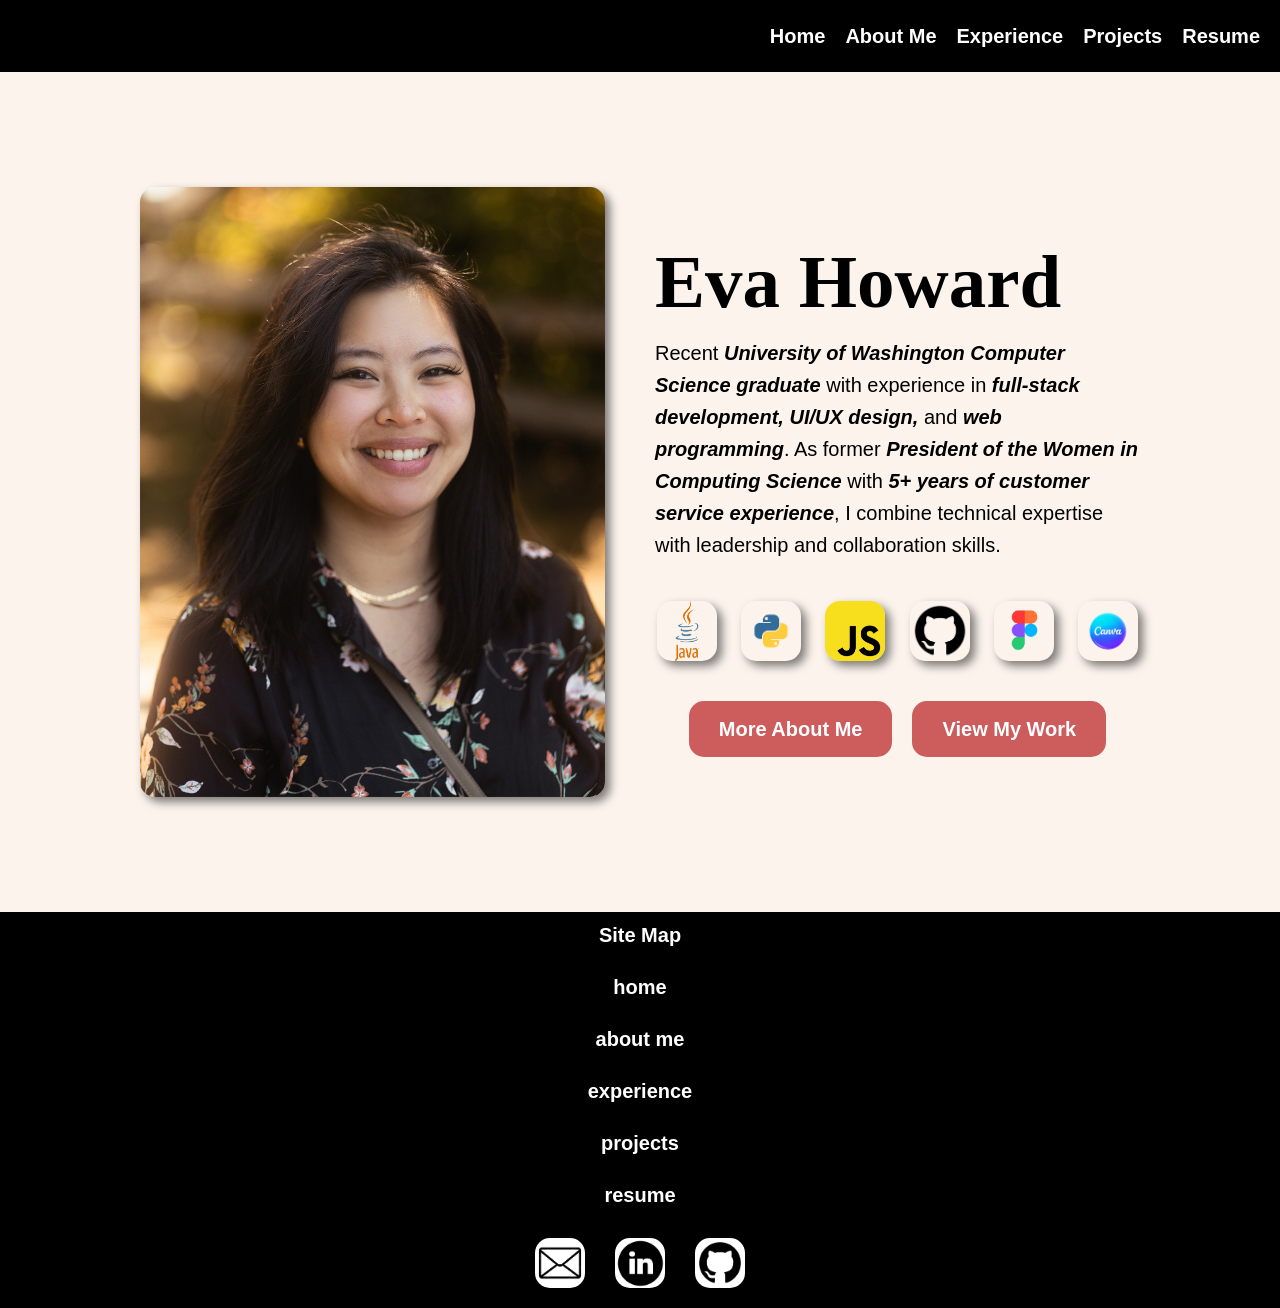
<file: index.html>
<!DOCTYPE html>
<html lang="en">
<head>
    <meta charset="UTF-8">
    <meta name="viewport" content="width=device-width, initial-scale=1.0">
    <title>Eva Howard Portfolio</title>
    <meta name="description" content="Portfolio of Eva Howard, a UW Computer Science student, showcasing software projects,
    programming skills, and experience in web development, algorithms, and technology.">
    <meta name="author" content="Eva Howard">
    <meta name="keywords" content="Eva Howard, Eva, Howard, portfolio, CS, Computer Science, student, UWT, University of
    Washington, HTML, CSS, JavaScript, Python, Java, projects, leadership, WiCS, UHackathon, Game Jam, Figma">
    <link rel="stylesheet" href="styles.css">
</head>
<body>
<nav class="navbar">
    <a href="index.html">Home</a>
    <a href="about.html">About Me</a>
    <a href="experience.html">Experience</a>
    <a href="projects.html">Projects</a>
    <a href="resume.html">Resume</a>
</nav>
<div class="homeContainer">
    <div class="grid twoColGrid home">
        <img src="img/face1.png" alt="A professional photo of Eva Howard with a big smile looking at the camera." width="465" height="610">
        <div>
            <h1>Eva Howard</h1>
            <p>
                Recent <strong><em>University of Washington Computer Science graduate</em></strong> with experience
                in <strong><em>full-stack development, UI/UX design,</em></strong> and <strong><em>web programming</em></strong>.
                As former <strong><em>President of the Women in Computing Science</em></strong> with <strong><em>5+ years of customer
                service experience</em></strong>, I combine technical expertise with leadership and collaboration skills.
            </p>
            <div class="iconGrid skills">
                <img src="img/java.png" alt="Java programming language logo">
                <img src="img/python.png" alt="Python programming language logo">
                <img src="img/js.png" alt="JavaScript programming language logo">
                <img src="img/github.png" alt="GitHub logo">
                <img src="img/figma.png" alt="Figma logo">
                <img src="img/canva.png" alt="Canva logo">
            </div>
            <div class="buttons">
                <a href="about.html">More About Me</a>
                <a href="projects.html">View My Work</a>
            </div>
        </div>
    </div>
</div>
<footer class="footer">
    <u><a href="sitemap.html">Site Map</a></u> <br>
    <a href="index.html">home</a> <br>
    <a href="about.html">about me</a> <br>
    <a href="experience.html">experience</a> <br>
    <a href="projects.html">projects</a> <br>
    <a href="resume.html">resume</a>
    <div class="iconGrid socials">
        <a href="mailto:ehoward7960@gmail.com">
            <img src="img/email%20(2).png" alt="Email Icon" width="50" height="50">
        </a>
        <a href="https://www.linkedin.com/in/evahoward7960/">
            <img src="img/linkedin.png" alt="LinkedIn Icon" width="50" height="50">
        </a>
        <a href="https://github.com/eva7960">
            <img src="img/github.png" alt="Github Icon" width="50" height="50">
        </a>
    </div>
</footer>
</body>
</html>
</file>
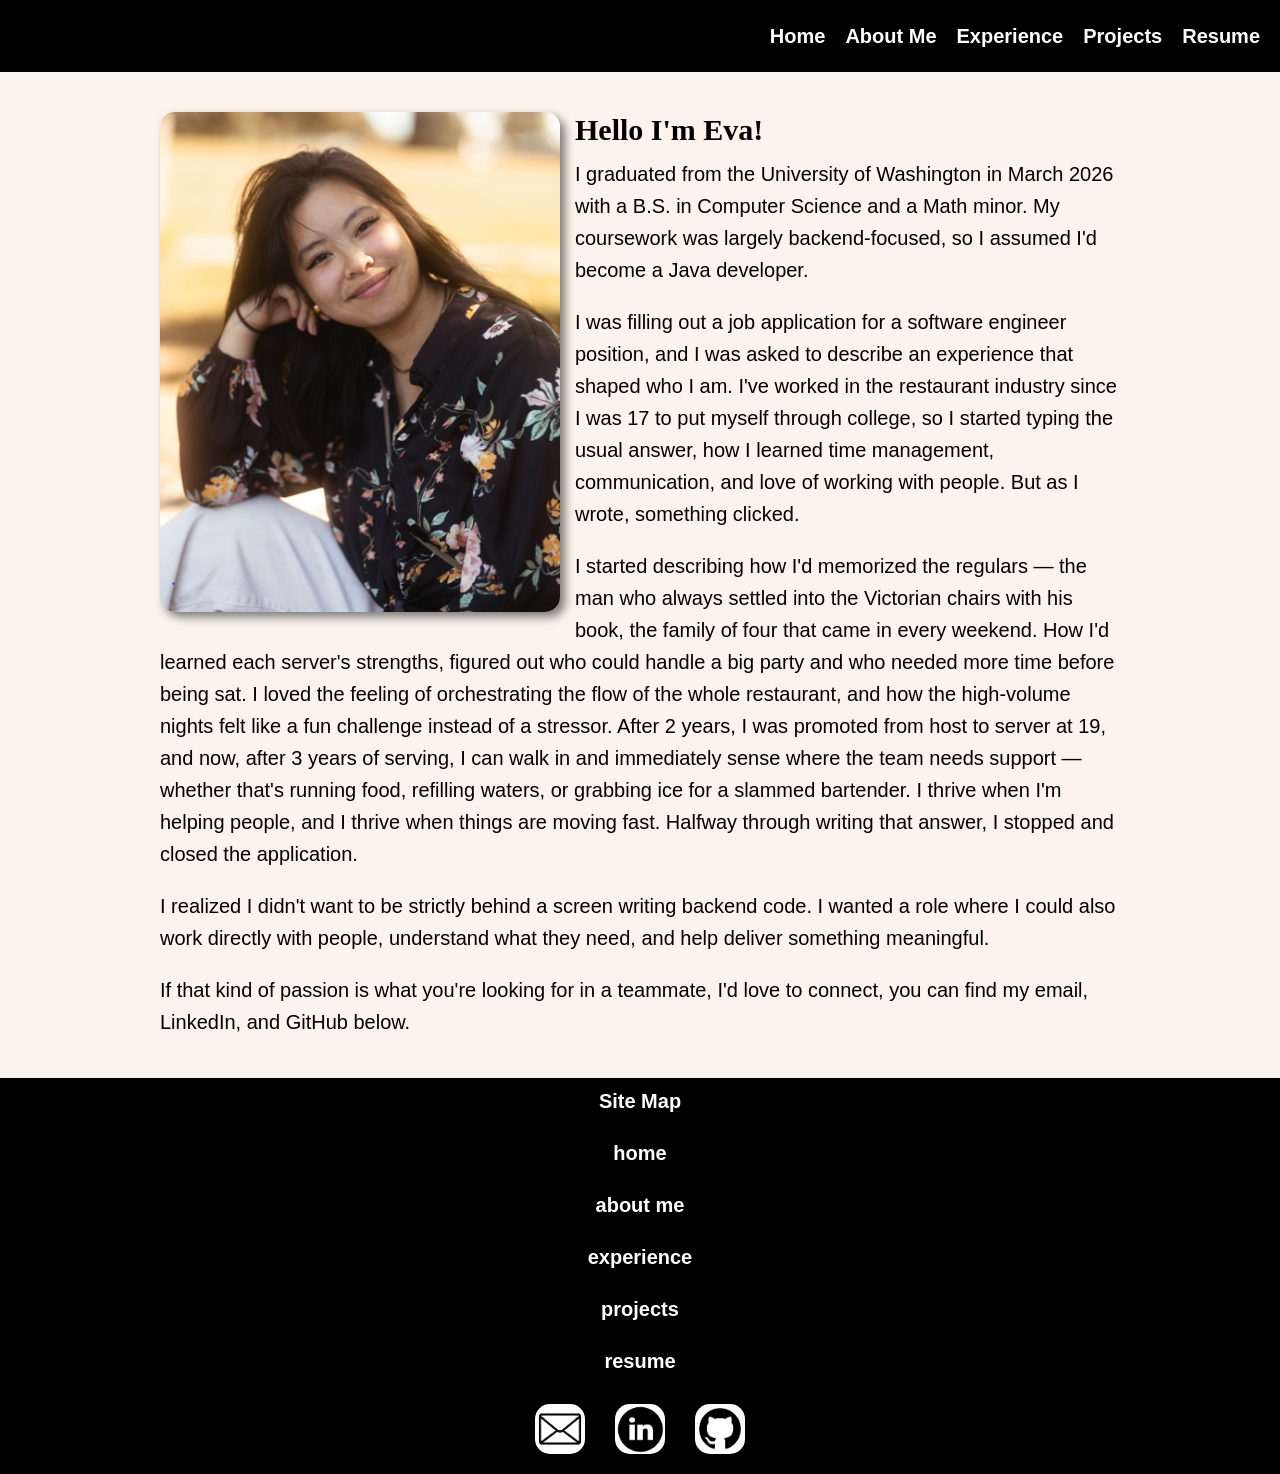
<file: about.html>
<!DOCTYPE html>
<html lang="en">
<head>
    <meta charset="UTF-8">
    <meta name="viewport" content="width=device-width, initial-scale=1.0">
    <title>About Eva Howard</title>
    <meta name="description" content="Page describing Eva Howard's academic and leadership experience.">
    <meta name="author" content="Eva Howard">
    <meta name="keywords" content="Eva Howard, Eva, Howard, portfolio, CS, Computer Science, student, UWT, University of
    Washington, HTML, CSS, JavaScript, Python, Java, projects, leadership, WiCS, UHackathon, Game Jam, Figma">
    <link rel="stylesheet" href="styles.css">
</head>
<body>
<nav class="navbar">
    <a href="index.html">Home</a>
    <a href="about.html">About Me</a>
    <a href="experience.html">Experience</a>
    <a href="projects.html">Projects</a>
    <a href="resume.html">Resume</a>
</nav>
<div class="wrapText">
    <img src="img/face2.jpeg" alt="Photo of Eva Howard resting her elbow on her knee smiling gently at the camera.">
    <h2>Hello I'm Eva!</h2>
    <p>
        I graduated from the University of Washington in March 2026 with a B.S. in Computer Science and a Math minor.
        My coursework was largely backend-focused, so I assumed I'd become a Java developer.
    </p>
    <p>
        I was filling out a job application for a software engineer position, and I was asked to describe an experience
        that shaped who I am. I've worked in the restaurant industry since I was 17 to put myself through college, so I
        started typing the usual answer, how I learned time management, communication, and love of working with people.
        But as I wrote, something clicked.
    </p>
    <p>
        I started describing how I'd memorized the regulars — the man who always settled into the Victorian chairs with
        his book, the family of four that came in every weekend. How I'd learned each server's strengths, figured out who
        could handle a big party and who needed more time before being sat. I loved the feeling of orchestrating the flow
        of the whole restaurant, and how the high-volume nights felt like a fun challenge instead of a stressor.
        After 2 years, I was promoted from host to server at 19, and now, after 3 years of serving, I can walk in and
        immediately sense where the team needs support — whether that's running food, refilling waters, or grabbing ice
        for a slammed bartender. I thrive when I'm helping people, and I thrive when things are moving fast.
        Halfway through writing that answer, I stopped and closed the application.
    </p>
    <p>
        I realized I didn't want to be strictly behind a screen writing backend code. I wanted a role where I could also work directly
        with people, understand what they need, and help deliver something meaningful.
    </p>
    <p>
        If that kind of passion is what you're looking for in a teammate, I'd love to connect, you can find my email, LinkedIn, and GitHub below.
    </p>
</div>
<footer class="footer">
    <u><a href="sitemap.html">Site Map</a></u> <br>
    <a href="index.html">home</a> <br>
    <a href="about.html">about me</a> <br>
    <a href="experience.html">experience</a> <br>
    <a href="projects.html">projects</a> <br>
    <a href="resume.html">resume</a>
    <div class="iconGrid socials">
        <a href="mailto:ehoward7960@gmail.com">
            <img src="img/email%20(2).png" alt="Email Icon" width="50" height="50">
        </a>
        <a href="https://www.linkedin.com/in/evahoward7960/">
            <img src="img/linkedin.png" alt="LinkedIn Icon" width="50" height="50">
        </a>
        <a href="https://github.com/eva7960">
            <img src="img/github.png" alt="Github Icon" width="50" height="50">
        </a>
    </div>
</footer>
</body>
</html>
</file>
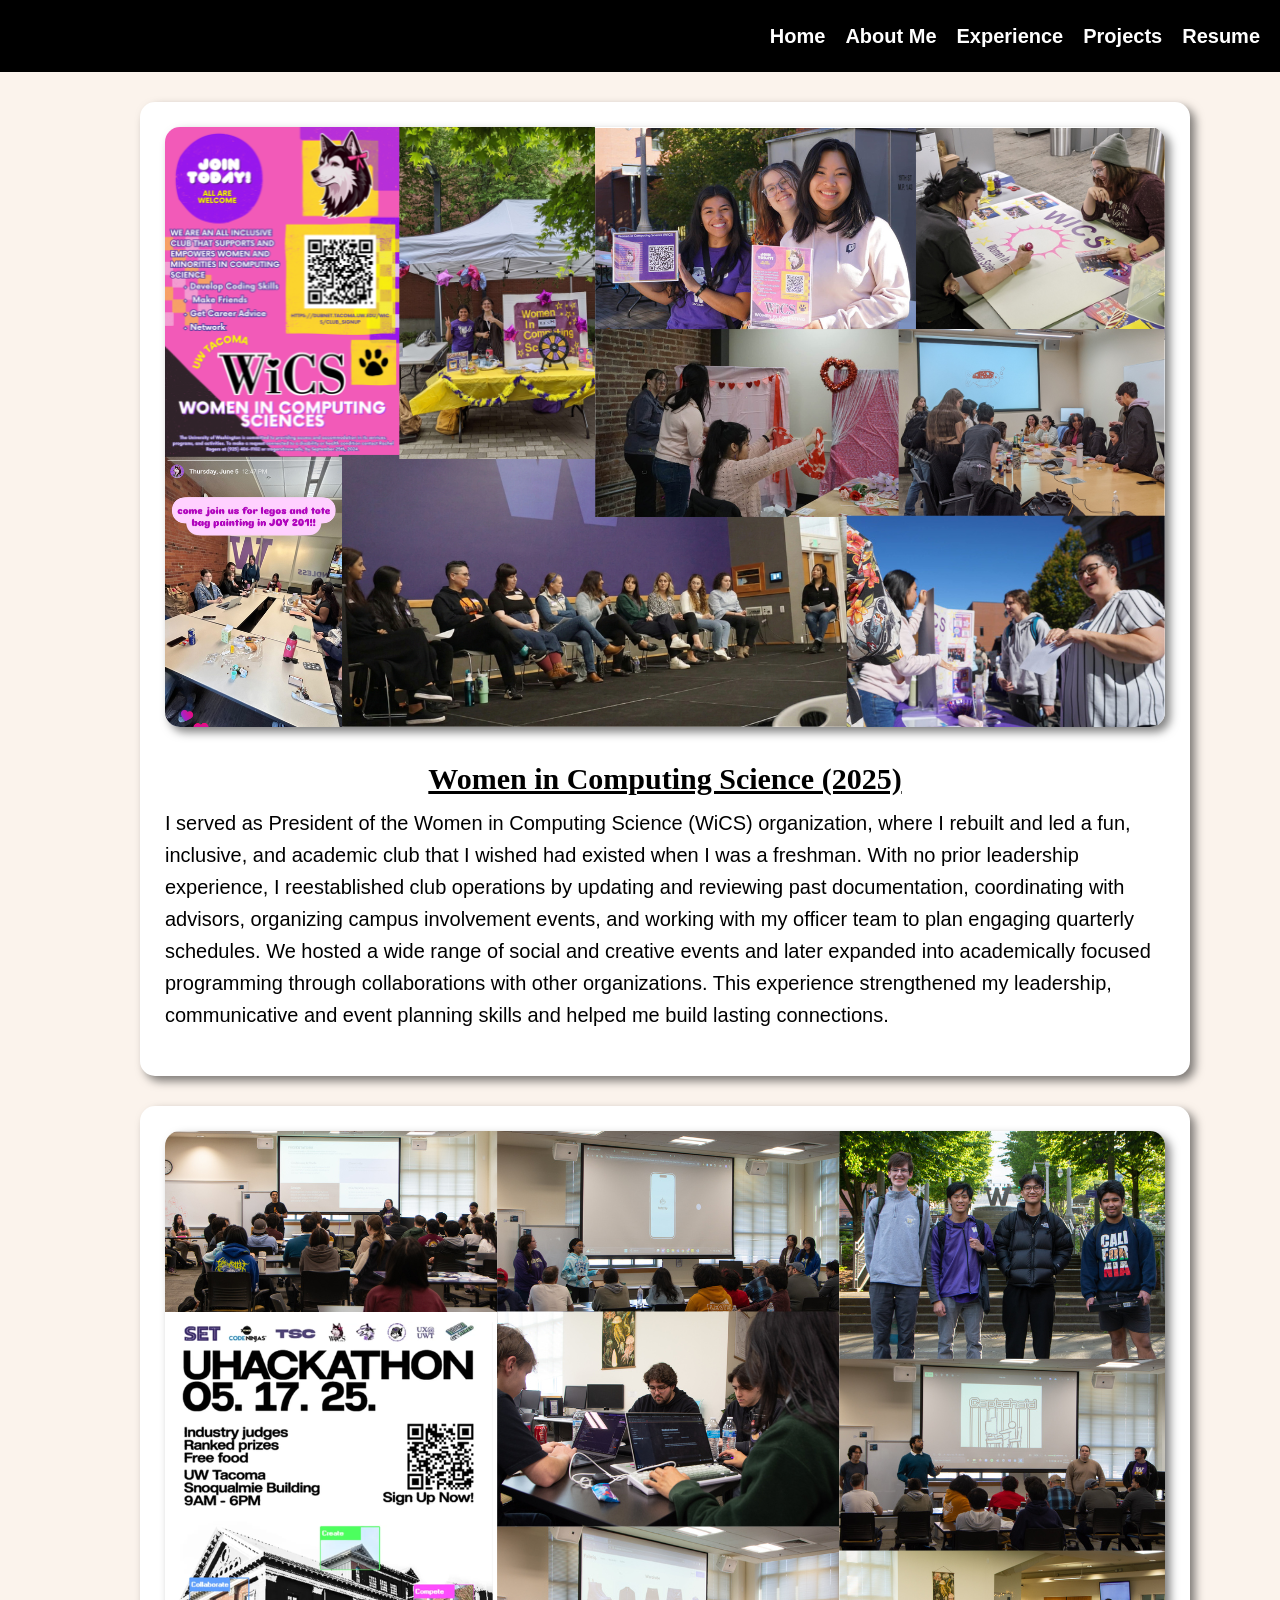
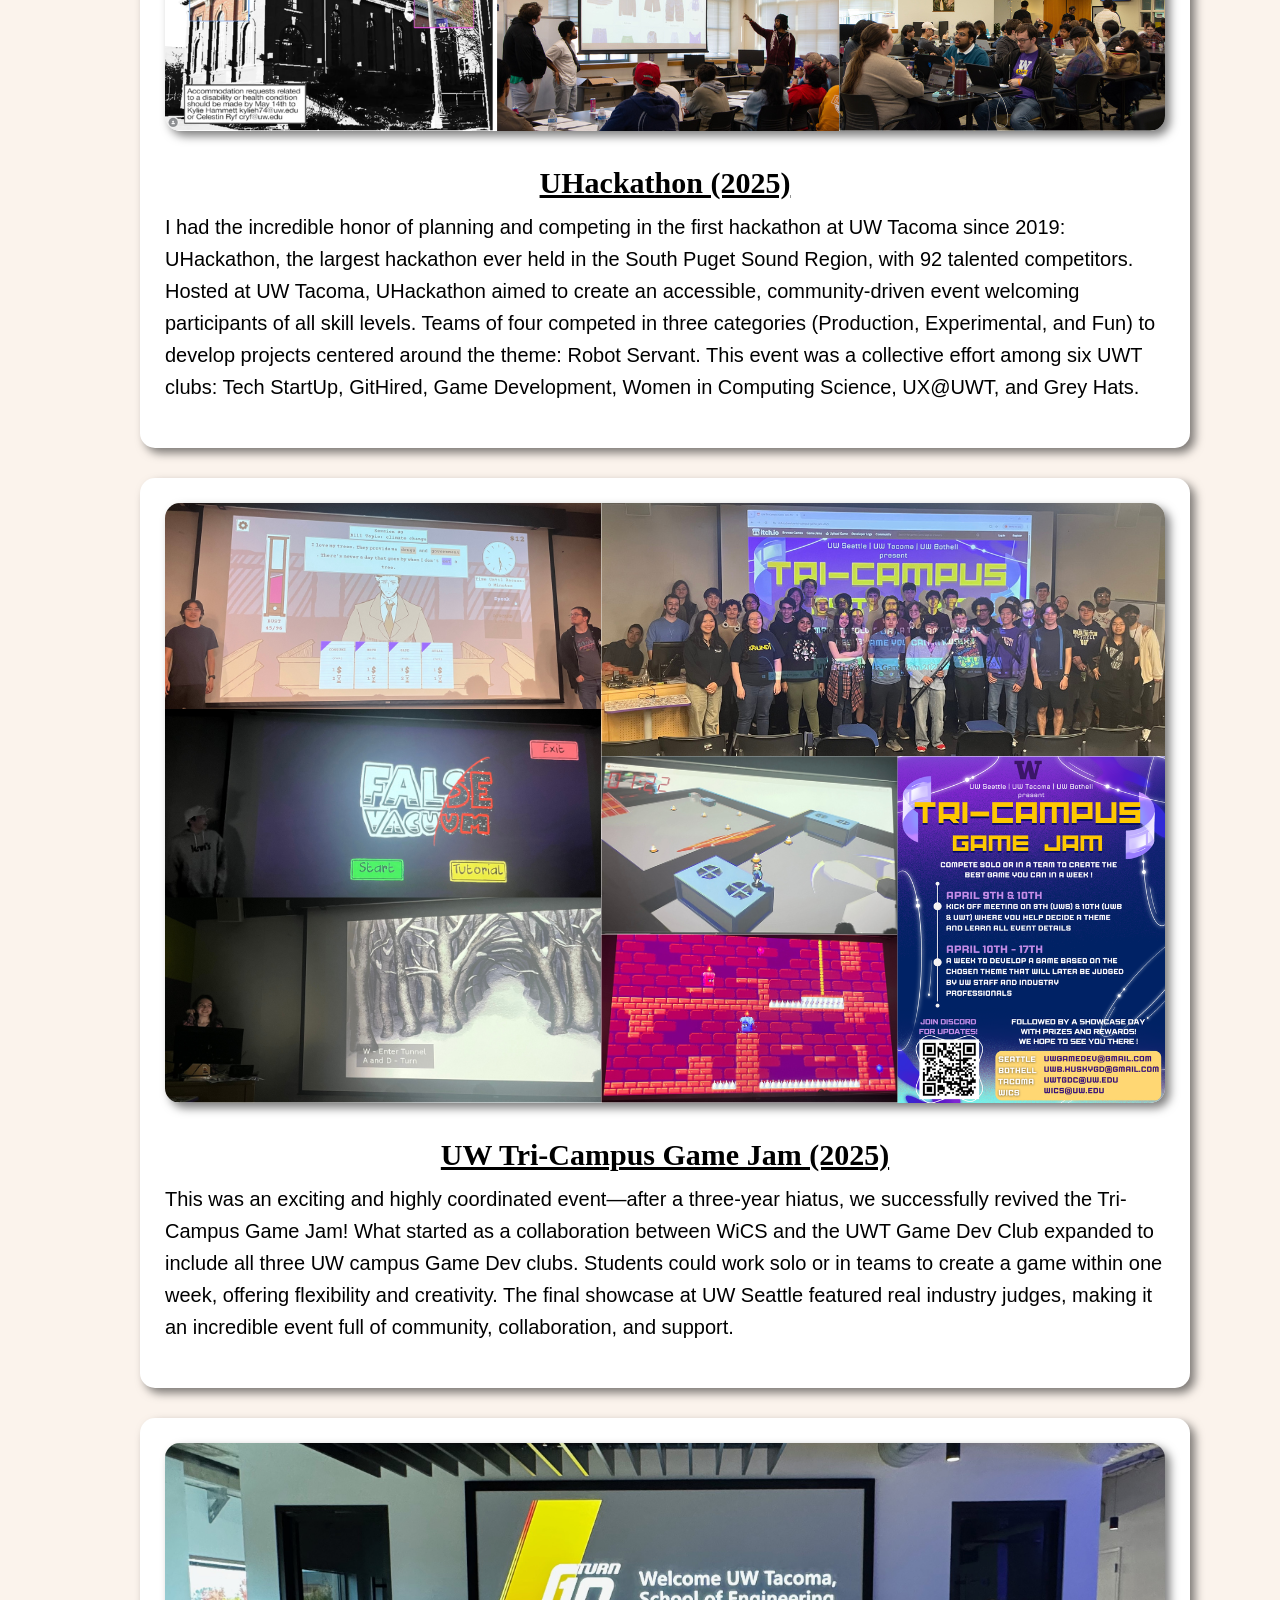
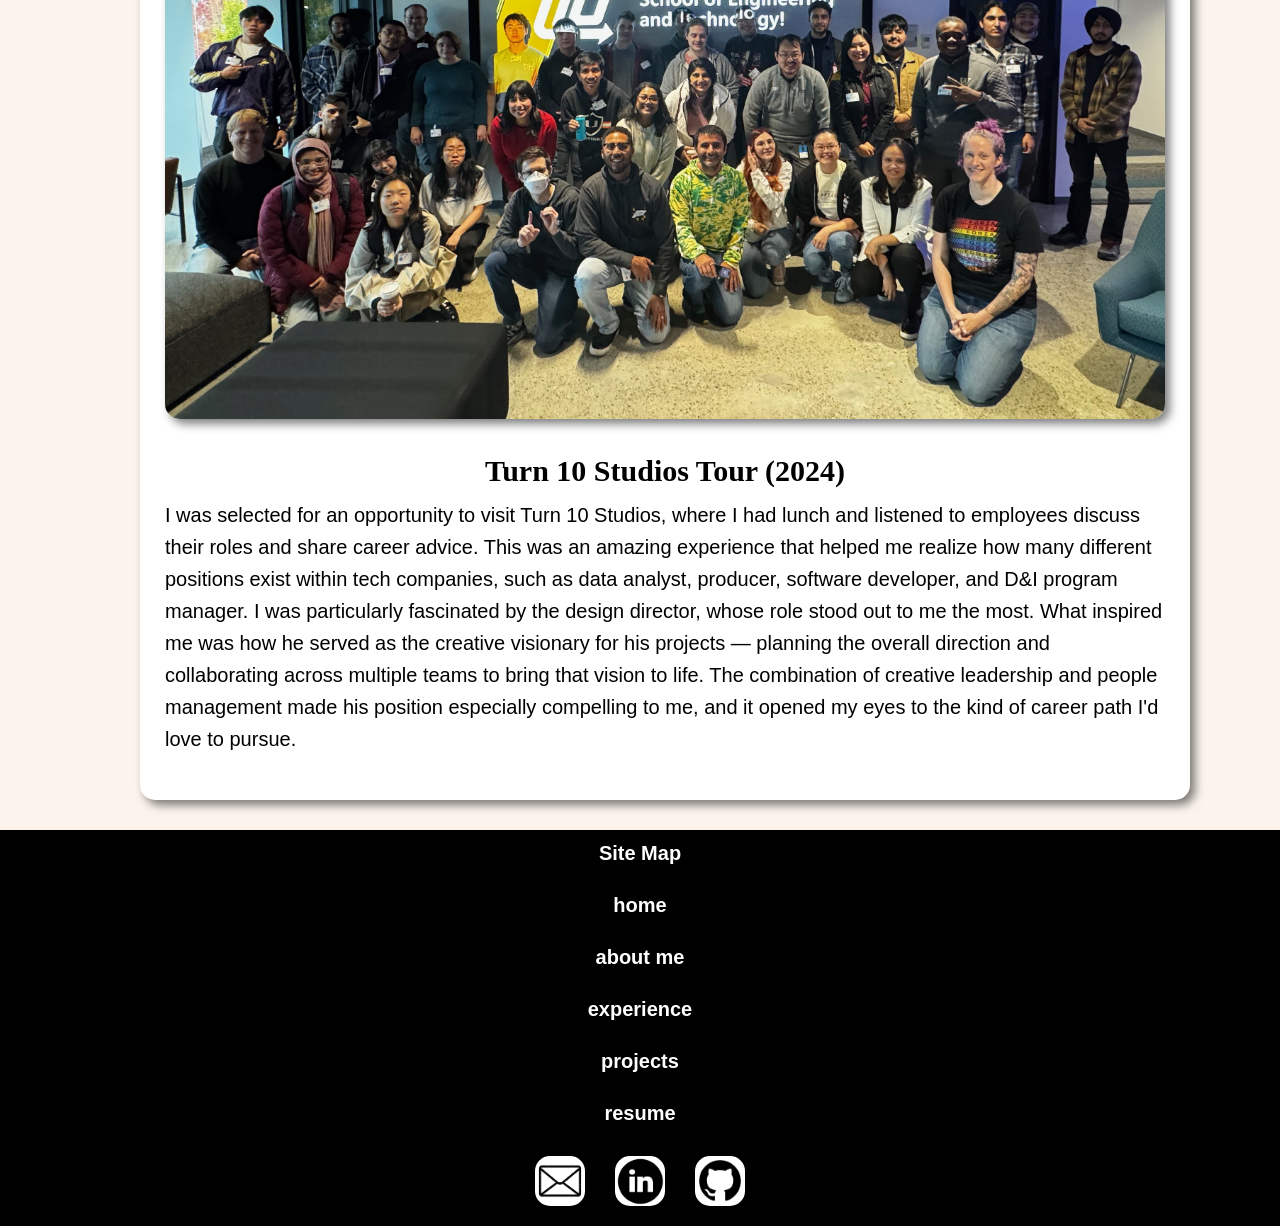
<file: experience.html>
<!DOCTYPE html>
<html lang="en">
<head>
    <meta charset="UTF-8">
    <meta name="viewport" content="width=device-width, initial-scale=1.0">
    <title>WiCS and Experiences</title>
    <meta name="description" content="Page demonstrating Eva Howard's leadership skills as former President of
the Women in Computing Science organization and the events she helped put on.">
    <meta name="author" content="Eva Howard">
    <meta name="keywords" content="Eva Howard, Eva, Howard, portfolio, CS, Computer Science, student, UWT, University of
    Washington, HTML, CSS, JavaScript, Python, Java, projects, leadership, WiCS, UHackathon, Game Jam, Figma">
    <link rel="stylesheet" href="styles.css">
</head>
<body>
    <nav class="navbar">
        <a href="index.html">Home</a>
        <a href="about.html">About Me</a>
        <a href="experience.html">Experience</a>
        <a href="projects.html">Projects</a>
        <a href="resume.html">Resume</a>
    </nav>
    <div class="grid oneColGrid">
        <div class="exp card">
            <img src="img/wics.png" alt="Collage of photos from the Women in Computing Science organization. Photos of
                                         the officers working on the club poster, standing in front of their booth at fairs,
                                         an alumni SET panel of women, and fun club meetings.">
            <h2 id="wics"><a href="https://www.linkedin.com/posts/evahoward7960_what-a-year-reflecting-on-an-incredible-activity-
            7342339332629807104-PnE9?utm_source=share&utm_medium=member_desktop&rcm=ACoAAD4DTO4ByerQznwTyZTIezWvKWB7GLM4_a0">
            Women in Computing Science (2025)</a></h2>
            <p>
                I served as President of the Women in Computing Science (WiCS) organization, where I rebuilt and led a fun, inclusive,
                and academic club that I wished had existed when I was a freshman. With no prior leadership experience, I reestablished
                club operations by updating and reviewing past documentation, coordinating with advisors, organizing campus involvement events,
                and working with my officer team to plan engaging quarterly schedules. We hosted a wide range of social and creative events
                and later expanded into academically focused programming through collaborations with other organizations. This experience
                strengthened my leadership, communicative and event planning skills and helped me build lasting connections.<br>
            </p>
        </div>
        <div class="exp card">
            <img src="img/hack.png" alt="Photo collage of the UHackathon event. Pictures of young adults in a room together
                                         while someone gives a speech at the front, group photos of students coding, and photos
                                         of various teams presenting their work.">
            <h2 id="uhack"><a href="https://www.linkedin.com/posts/evahoward7960_on-may-17-2025-i-had-the-incredible-honor-activity-7332305157289889793-
            JzIE?utm_source=share&utm_medium=member_desktop&rcm=ACoAAD4DTO4ByerQznwTyZTIezWvKWB7GLM4_a0">UHackathon (2025)</a></h2>
            <p>
                I had the incredible honor of planning and competing in the first hackathon at UW Tacoma since 2019: UHackathon, the largest
                hackathon ever held in the South Puget Sound Region, with 92 talented competitors. Hosted at UW Tacoma, UHackathon aimed to
                create an accessible, community-driven event welcoming participants of all skill levels. Teams of four competed in three categories
                (Production, Experimental, and Fun) to develop projects centered around the theme: Robot Servant.
                This event was a collective effort among six UWT clubs: Tech StartUp, GitHired, Game Development, Women in Computing Science,
                UX@UWT, and Grey Hats.
            </p>
        </div>
        <div class="exp card">
            <img src="img/jam.png" alt="Photo collage of various UW students presenting their games made at the UW Tri-Campus
                                        Game Jam, lots of fun colors, different styles, and smiling students. Also included
                                        is a group photo of everyone who helped put on the event.">
            <h2 id="game"><a href="https://www.linkedin.com/posts/evahoward7960_after-a-three-year-hiatus-the-uw-tri-campus-activity-
            7324558535470501888-8b2e?utm_source=share&utm_medium=member_desktop&rcm=ACoAAD4DTO4ByerQznwTyZTIezWvKWB7GLM4_a0">
                UW Tri-Campus Game Jam (2025)</a></h2>
            <p>
                This was an exciting and highly coordinated event—after a three-year hiatus, we successfully revived the Tri-Campus Game Jam!
                What started as a collaboration between WiCS and the UWT Game Dev Club expanded to include all three UW campus Game Dev clubs.
                Students could work solo or in teams to create a game within one week, offering flexibility and creativity. The final showcase at
                UW Seattle featured real industry judges, making it an incredible event full of community, collaboration, and support.
            </p>
        </div>
        <div class="exp card">
            <img src="img/turn10.jpeg" alt="Group photo of UW SET students with Turn 10 Studios employees.">
            <h2 id="turn10">Turn 10 Studios Tour (2024)</h2>
            <p>
                I was selected for an opportunity to visit Turn 10 Studios, where I had lunch and listened to employees
                discuss their roles and share career advice. This was an amazing experience that helped me realize how
                many different positions exist within tech companies, such as data analyst, producer, software developer,
                and D&I program manager.
                I was particularly fascinated by the design director, whose role stood out to me the most. What inspired
                me was how he served as the creative visionary for his projects — planning the overall direction and
                collaborating across multiple teams to bring that vision to life. The combination of creative leadership
                and people management made his position especially compelling to me, and it opened my eyes to the kind
                of career path I'd love to pursue.
            </p>
        </div>
    </div>
    <footer class="footer">
        <u><a href="sitemap.html">Site Map</a></u> <br>
        <a href="index.html">home</a> <br>
        <a href="about.html">about me</a> <br>
        <a href="experience.html">experience</a> <br>
        <a href="projects.html">projects</a> <br>
        <a href="resume.html">resume</a>
        <div class="iconGrid socials">
            <a href="mailto:ehoward7960@gmail.com">
                <img src="img/email%20(2).png" alt="Email Icon" width="50" height="50">
            </a>
            <a href="https://www.linkedin.com/in/evahoward7960/">
                <img src="img/linkedin.png" alt="LinkedIn Icon" width="50" height="50">
            </a>
            <a href="https://github.com/eva7960">
                <img src="img/github.png" alt="Github Icon" width="50" height="50">
            </a>
        </div>
    </footer>
</body>
</html>
</file>
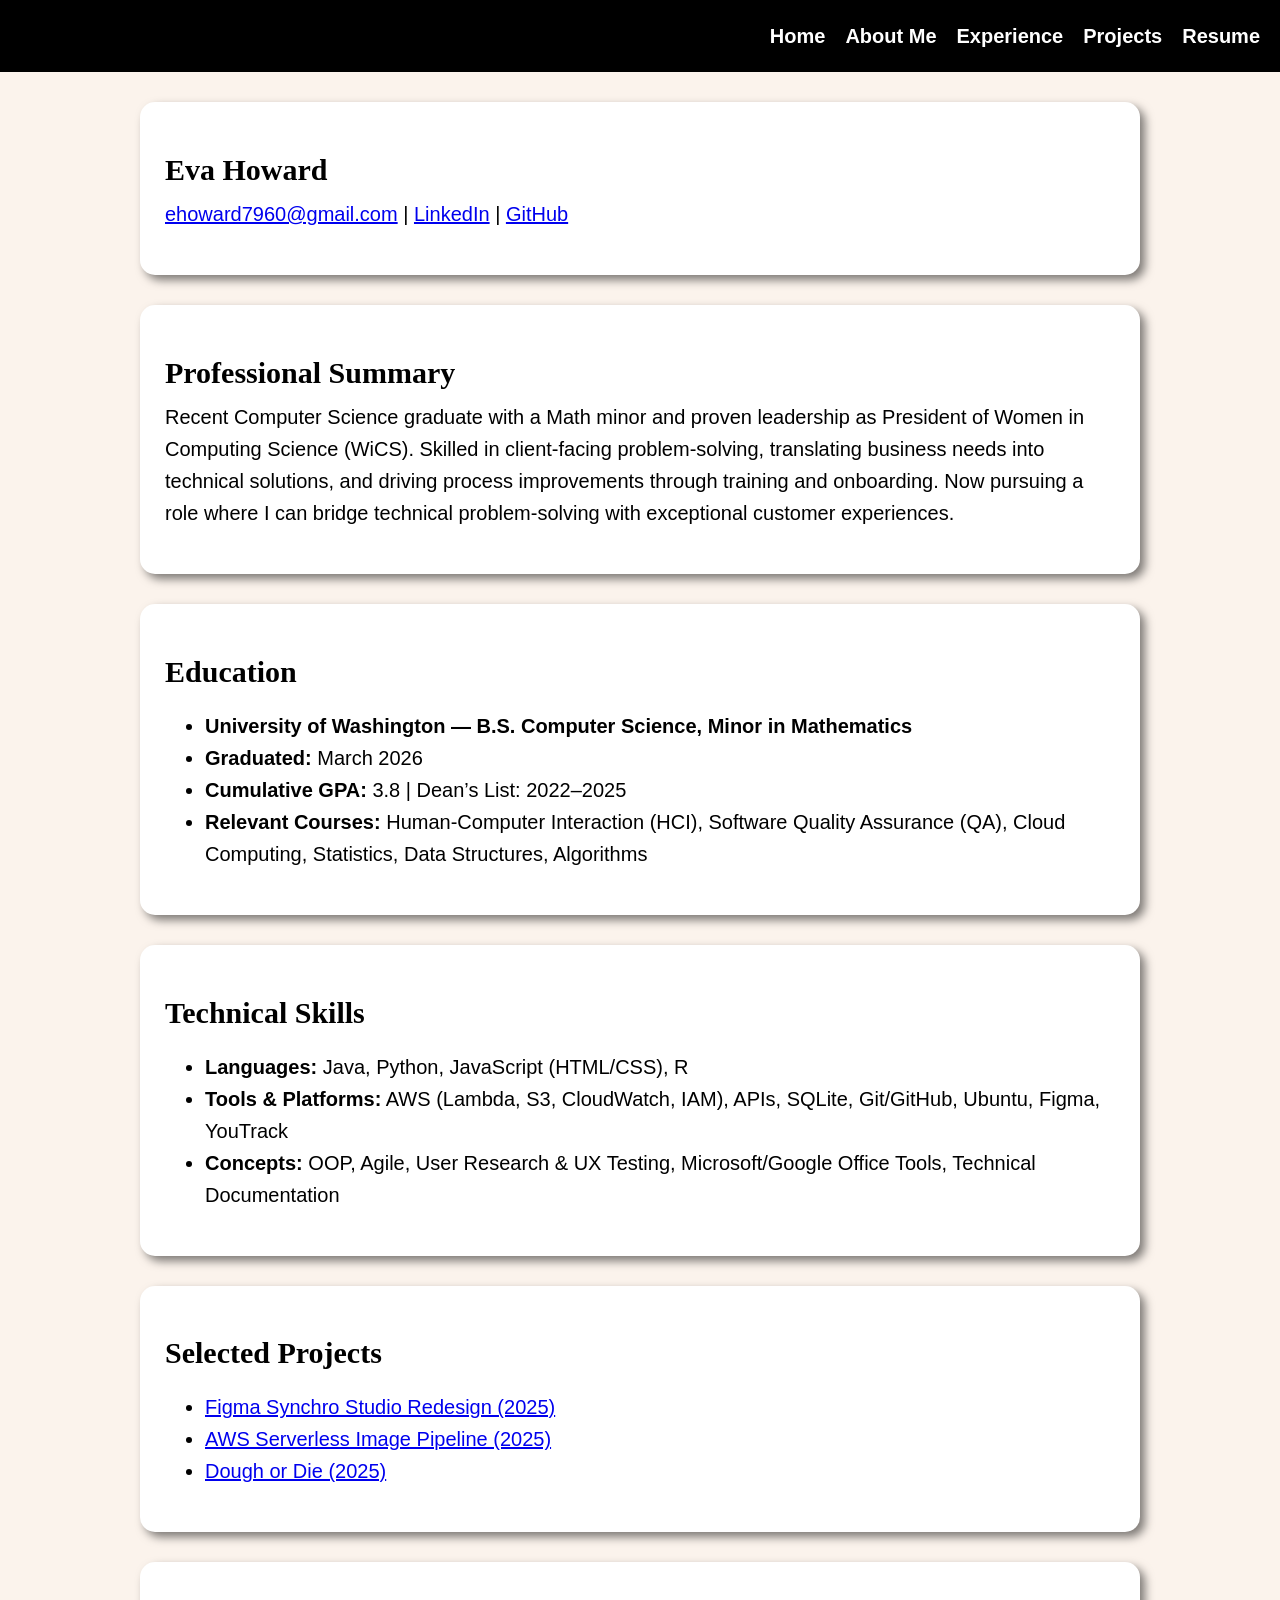
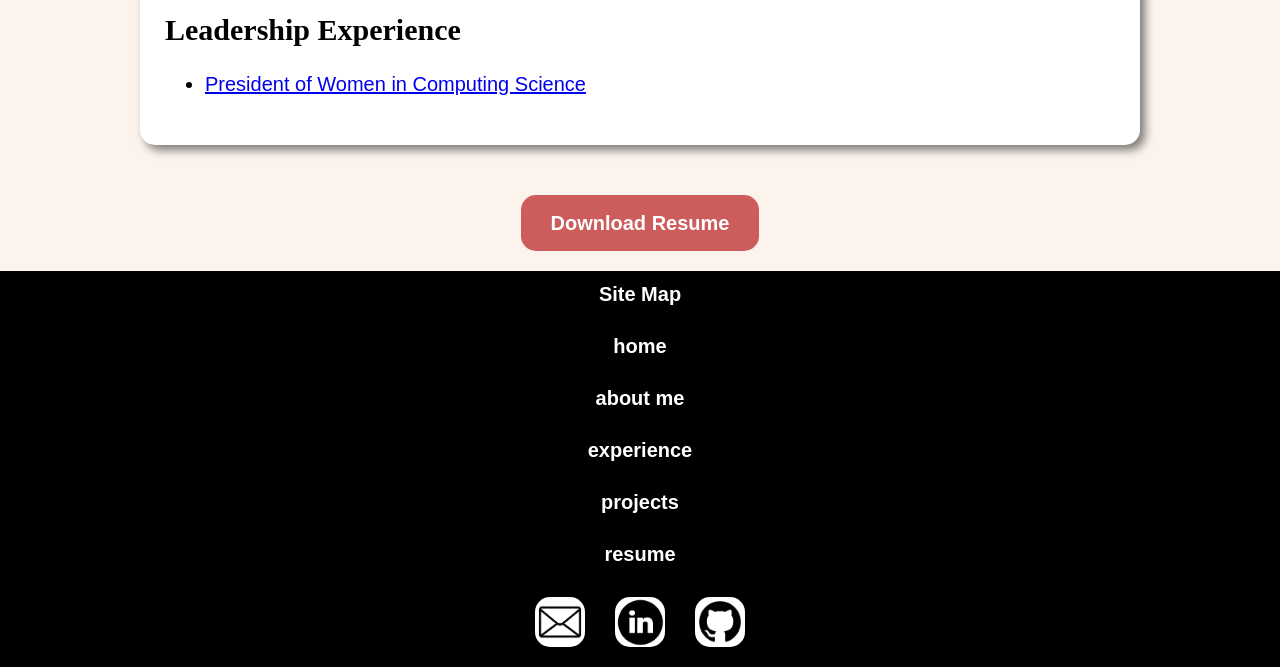
<file: resume.html>
<!DOCTYPE html>
<html lang="en">
<head>
    <meta charset="UTF-8">
    <meta name="viewport" content="width=device-width, initial-scale=1.0">
    <title>Eva Howard Resume</title>
    <meta name="description" content="Eva Howard's Resume page with an option to download the resume.">
    <meta name="author" content="Eva Howard">
    <meta name="keywords" content="Eva Howard, Eva, Howard, portfolio, CS, Computer Science, student, UWT, University of
    Washington, HTML, CSS, JavaScript, Python, Java, projects, leadership, WiCS, UHackathon, Game Jam, Figma">
    <link rel="stylesheet" href="styles.css">
</head>
<body id="resumeBody">
    <nav class="navbar">
        <a href="index.html">Home</a>
        <a href="about.html">About Me</a>
        <a href="experience.html">Experience</a>
        <a href="projects.html">Projects</a>
        <a href="resume.html">Resume</a>
    </nav>
    <div class="grid oneColGrid">
        <div class="res card">
            <h2>Eva Howard</h2>
            <p>
                <a href="mailto:ehoward7960@gmail.com">ehoward7960@gmail.com</a>
                | <a href="https://www.linkedin.com/in/evahoward7960/">LinkedIn</a>
                | <a href="https://github.com/eva7960">GitHub</a> <br>
            </p>
        </div>
        <div class="res card">
            <h2>Professional Summary</h2>
            <p>
                Recent Computer Science graduate with a Math minor and proven leadership as President of Women in Computing
                Science (WiCS). Skilled in client-facing problem-solving, translating business needs into technical solutions,
                and driving process improvements through training and onboarding. Now pursuing a role where I can bridge technical
                problem-solving with exceptional customer experiences.
            </p>
        </div>
        <div class="res card">
            <h2>Education</h2>
            <ul>
                <li><strong>University of Washington — B.S. Computer Science, Minor in Mathematics</strong></li>
                <li><strong>Graduated:</strong> March 2026</li>
                <li><strong>Cumulative GPA:</strong> 3.8 | Dean’s List: 2022–2025</li>
                <li><strong>Relevant Courses:</strong> Human-Computer Interaction (HCI), Software Quality Assurance (QA), Cloud Computing, Statistics, Data Structures, Algorithms</li>
            </ul>
        </div>
        <div class="res card">
            <h2>Technical Skills</h2>
            <ul>
                <li><strong>Languages:</strong> Java, Python, JavaScript (HTML/CSS), R</li>
                <li><strong>Tools & Platforms:</strong> AWS (Lambda, S3, CloudWatch, IAM), APIs, SQLite, Git/GitHub, Ubuntu, Figma, YouTrack</li>
                <li><strong>Concepts:</strong>  OOP, Agile, User Research & UX Testing, Microsoft/Google Office Tools, Technical Documentation</li>
            </ul>
        </div>
        <div class="res card">
            <h2>Selected Projects</h2>
            <ul>
                <li><a href="projects.html#figma">Figma Synchro Studio Redesign (2025)</a></li>
                <li><a href="projects.html#AWS">AWS Serverless Image Pipeline (2025)</a></li>
                <li><a href="projects.html#doughOrDie">Dough or Die (2025)</a></li>
            </ul>
        </div>
        <div class="res card">
            <h2>Leadership Experience</h2>
            <ul>
                <li><a href="experience.html#wics">President of Women in Computing Science</a></li>
            </ul>
        </div>
    </div>
    <div class="buttons resBtn">
        <a href="Eva%20Howard%20Resume.pdf" >Download Resume</a>
    </div>
    <footer class="footer">
        <u><a href="sitemap.html">Site Map</a></u> <br>
        <a href="index.html">home</a> <br>
        <a href="about.html">about me</a> <br>
        <a href="experience.html">experience</a> <br>
        <a href="projects.html">projects</a> <br>
        <a href="resume.html">resume</a>
        <div class="iconGrid socials">
            <a href="mailto:ehoward7960@gmail.com">
                <img src="img/email%20(2).png" alt="Email Icon" width="50" height="50">
            </a>
            <a href="https://www.linkedin.com/in/evahoward7960/">
                <img src="img/linkedin.png" alt="LinkedIn Icon" width="50" height="50">
            </a>
            <a href="https://github.com/eva7960">
                <img src="img/github.png" alt="Github Icon" width="50" height="50">
            </a>
        </div>
    </footer>
</body>
</html>
</file>
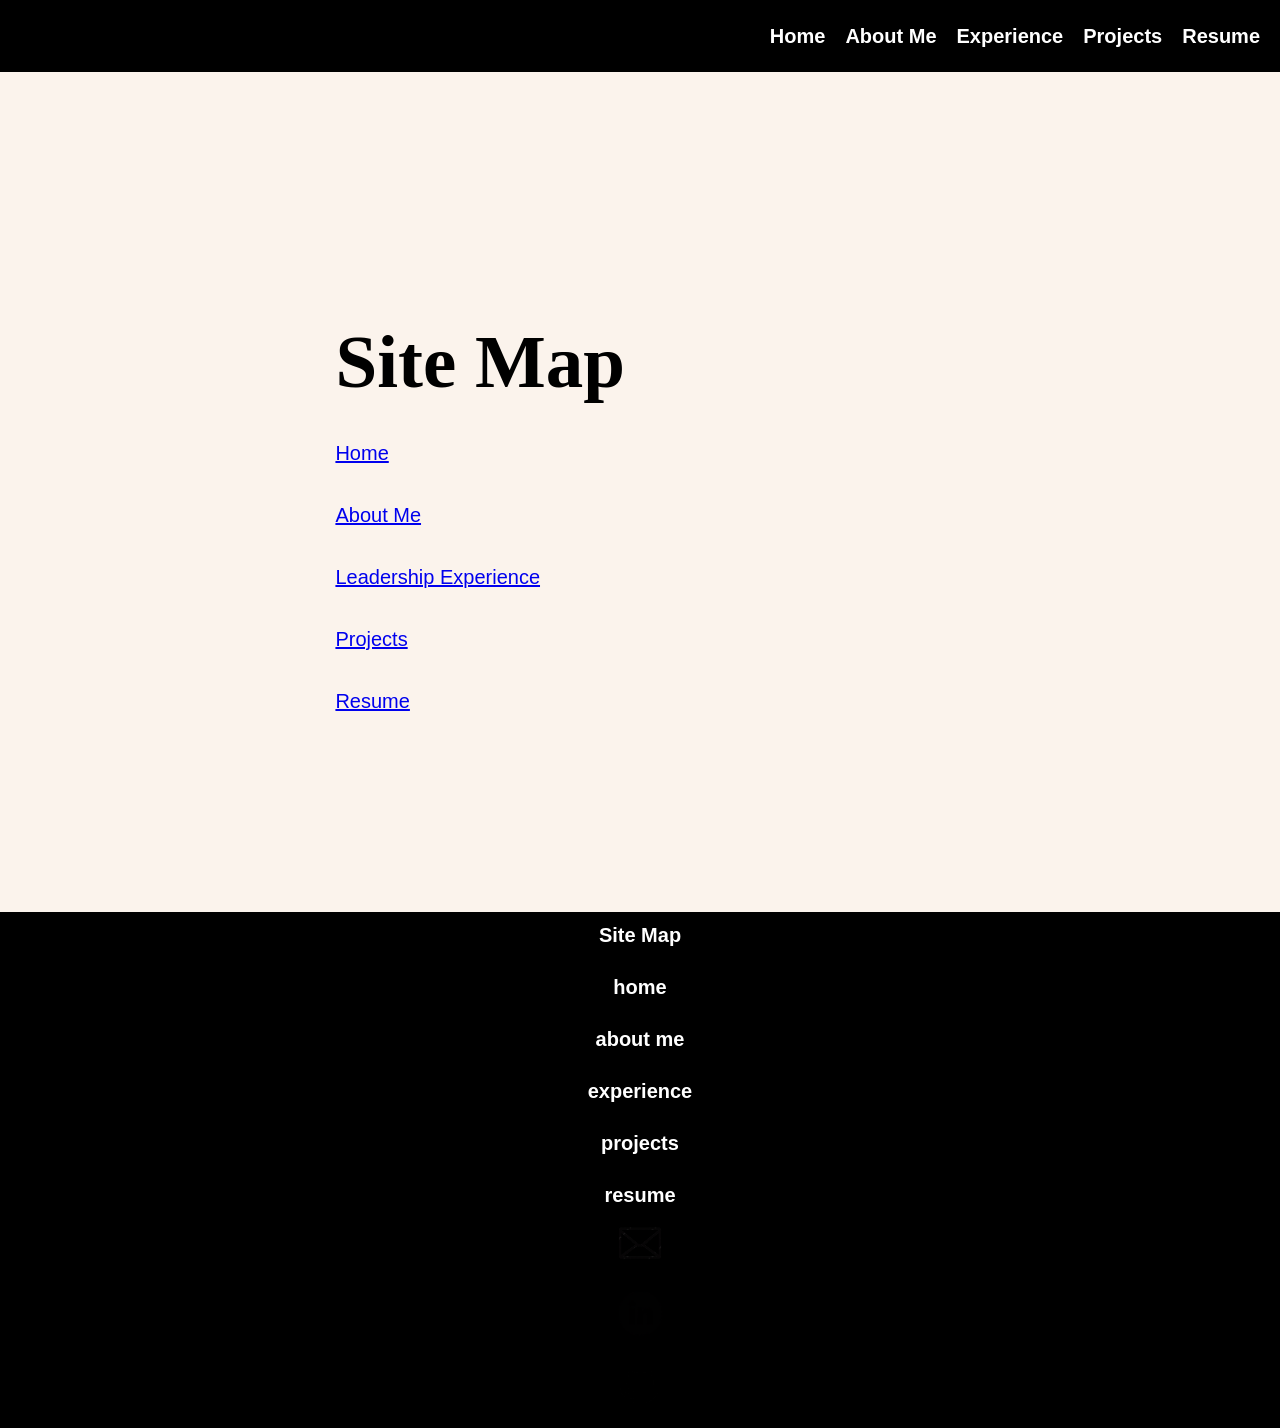
<file: sitemap.html>
<!DOCTYPE html>
<html lang="en">
<head>
    <meta charset="UTF-8">
    <title>Eva Howard portfolio sitemap</title>
    <link rel="stylesheet" href="styles.css">
</head>
<body>
<nav class="navbar">
    <a href="index.html">Home</a>
    <a href="about.html">About Me</a>
    <a href="experience.html">Experience</a>
    <a href="projects.html">Projects</a>
    <a href="resume.html">Resume</a>
</nav>
<div class="homeContainer">
    <div class="grid twoColGrid home">
        <h1>Site Map</h1> <br>
        <a href="index.html">Home</a> <br>
        <a href="about.html">About Me</a> <br>
        <a href="experience.html">Leadership Experience</a> <br>
        <a href="projects.html">Projects</a> <br>
        <a href="resume.html">Resume</a> <br>
    </div>
</div>
<footer class="footer">
    <u><a href="sitemap.html">Site Map</a></u> <br>
    <a href="index.html">home</a> <br>
    <a href="about.html">about me</a> <br>
    <a href="experience.html">experience</a> <br>
    <a href="projects.html">projects</a> <br>
    <a href="resume.html">resume</a>
    <div class="iconGrid">
        <div class="icon">
            <a href="mailto:ehoward7960@gmail.com">
                <img src="img/email%20(2).png" alt="Email Icon" width="50" height="50">
            </a>
        </div>
        <div class="icon">
            <a href="https://www.linkedin.com/in/evahoward7960/">
                <img src="img/linkedin.png" alt="LinkedIn Icon" width="50" height="50">
            </a>
        </div>
        <div class="icon">
            <a href="https://github.com/eva7960">
                <img src="img/github.png" alt="Github Icon" width="50" height="50">
            </a>
        </div>
    </div>
</footer>
</body>
</html>
</file>
<file: styles.css>
/* CSS for entire website */
* {
    box-sizing: border-box; /* prevents unexpected overflow, makes sizing consistent */
}
body {
    background-color: rgba(250,240,230,0.75);
    margin: 0;
    padding-bottom: 0;
    min-height: 100vh; /* so body is at least full screen height */
    font-family: "Arial Rounded MT Bold", sans-serif;
    font-size: 20px;
    line-height: 1.6;
}
p {
    margin-top: 10px;
}

/* navigation bar */
.navbar, footer {
    position: relative;   /* default is fine too */
    width: 100vw;         /* full viewport width */
    left: 0;              /* start from left edge */
    padding: 20px;
    background-color: black;
    display: flex;
    justify-content: flex-end; /* instead of 'right' */
    gap: 20px;
}
.navbar a, footer a {
    color: white;
    text-decoration: none;
    font-weight: bold;
}

.navbar a:hover, footer a:hover {
    color: indianred;
}


/* footer */
footer {
    flex-direction: column;
    align-items: center;
    line-height: 0.3;
}


/* headings, images, and bold */
h1, h2 {
    margin-bottom: 0;
    line-height: 1.2;
    font-family: "Schnyder", Georgia, serif;
}
h1 a, h2 a {
    color:black;
}
h1 a:hover, h2 a:hover {
    font-size: 35px;
}
h1 {
    font-size: 75px;
}
h2 {
    font-size: 30px;
}
h2 a {
    color:black;
}
strong {
    font-size: 20px;
    font-weight: bolder;
}
img {
    border-radius: 15px;
    box-shadow: 5px 5px 10px rgba(0, 0, 0, 0.5);
}



/* card layout aesthetic */
.card {
    background: white;
    padding: 25px;
    border-radius: 15px;
    box-shadow: 5px 5px 10px rgba(0,0,0,0.5);
}



/* grids for icons both social and skills icons*/
.iconGrid {
    display: grid;
    gap: 20px;
    justify-items: center;
    align-items: center;
}

/* CSS for home page container so that info is centered on page */
.homeContainer {
    display: flex;
    align-items: center;
    min-height: calc(100vh - 60px);
}


/* CSS for skills icons on home page */
.skills {
    grid-template-columns: repeat(6, 1fr);
    margin: 40px 0;
}

.skills img {
    width: 60px;
    height: 60px;
}

/* CSS for social media icons on footer */
.socials {
    grid-template-columns: repeat(3, 60px);
    margin-top: 20px;
}
.socials img {
    background-color: white;
}



/* reusable grid layout */
.grid {
    display: grid;
    flex-direction: column;
    gap: 30px;
    padding: 30px 0;
    margin: auto;
}


/* CSS for one or two column grids */
.oneColGrid {
    display: grid;
    grid-template-columns: 1fr;
    gap: 30px;
    max-width: 1000px;
    margin: auto;
}
.twoColGrid {
    grid-template-columns: repeat(2, 1fr);
    max-width: 1400px;
}

/* CSS for buttons */
.buttons {
    display: flex;
    gap: 20px;
    margin-top: 20px;
    flex-wrap: wrap;
    justify-content: center;
}
.buttons a {
    color: white;
    text-decoration: none;
    font-weight: bold;
    padding: 12px 30px;
    background-color: indianred;
    text-align: center;
    border-radius: 15px;
}
.buttons a:hover {
    color:lightpink;
}


/*CS for home page grid to control container width */
.home {
    max-width: 1000px;
}


/* CSS for projects page */
.project {
    display: flex;
    flex-direction: column;
}
.project img {
    width: 100%;
    height: 350px;
    object-fit: cover;
}
.project h2 {
    margin-top: 20px;
}

.tools, projBtns {
    display: flex;
    flex-wrap: wrap;       /* THIS is what makes it flexible */
    gap: 10px;
    margin-bottom: 20px;
    font-size: 18px;
    font-weight: 500;
    margin-top: auto;
}

.tools span {
    padding: 6px 14px;
    border-radius: 15px;
    color: white;
    background-color: indianred;
    box-shadow: 5px 5px 10px rgba(0, 0, 0, 0.5);
}

.projBtns a {
    display: inline-block;
    padding: 6px 14px;
    text-decoration: none;
    color: black;
    border: 2px solid indianred;
    border-radius: 10px;
}

.projBtns a:hover {
    background-color: rgba(255,133,133,0.43);
}

/* CSS for about me page */
.wrapText {
    max-width: 1000px;
    margin: 40px auto;
    padding: 0 20px;
}
.wrapText img {
    float: left;
    margin-right: 15px;
    margin-bottom: 5px;
    width: 400px;
    height: 500px;
}

/* CSS for headings and images on experience page */
.exp h2 {
    text-align: center;
}

.exp img {
    width: 1000px;
}

/* CSS for download resume button on resume page. Makes it so button isn't touching footer */
.resBtn {
    margin-bottom: 20px;
}
</file>
